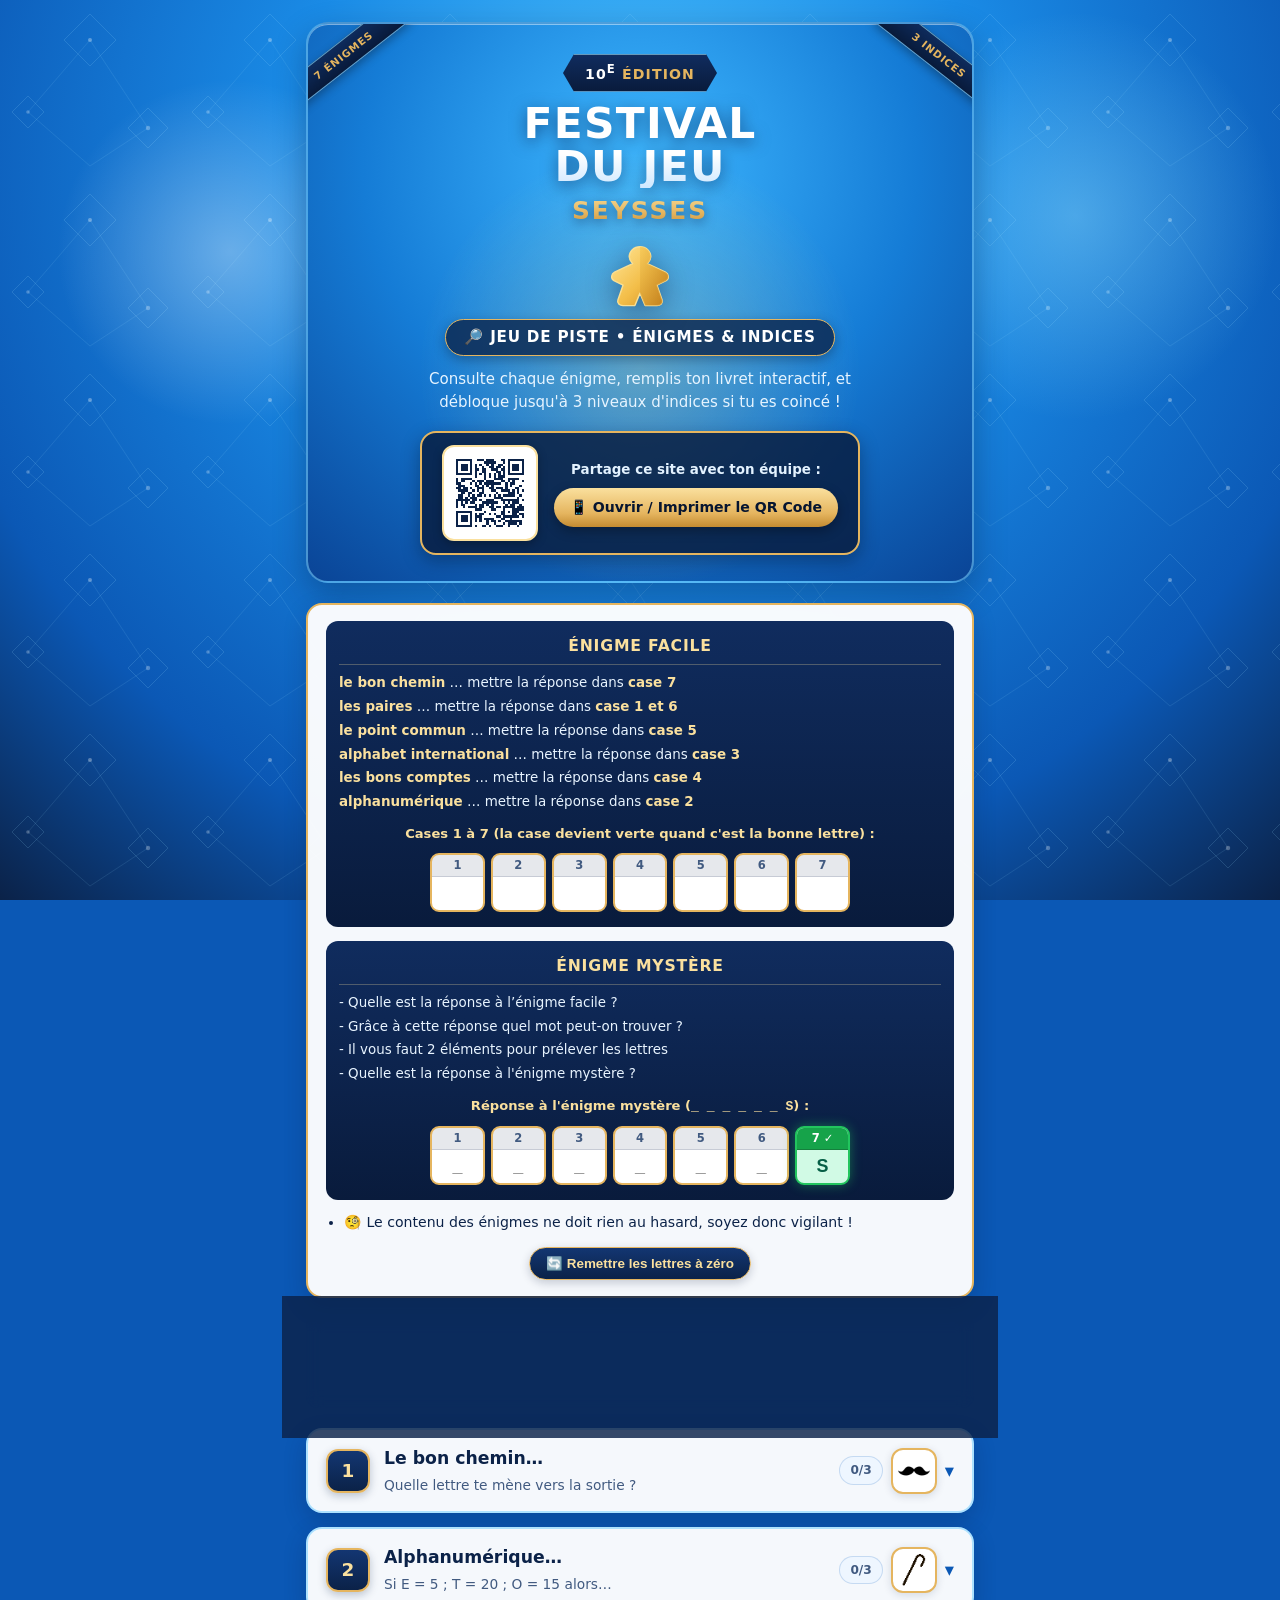
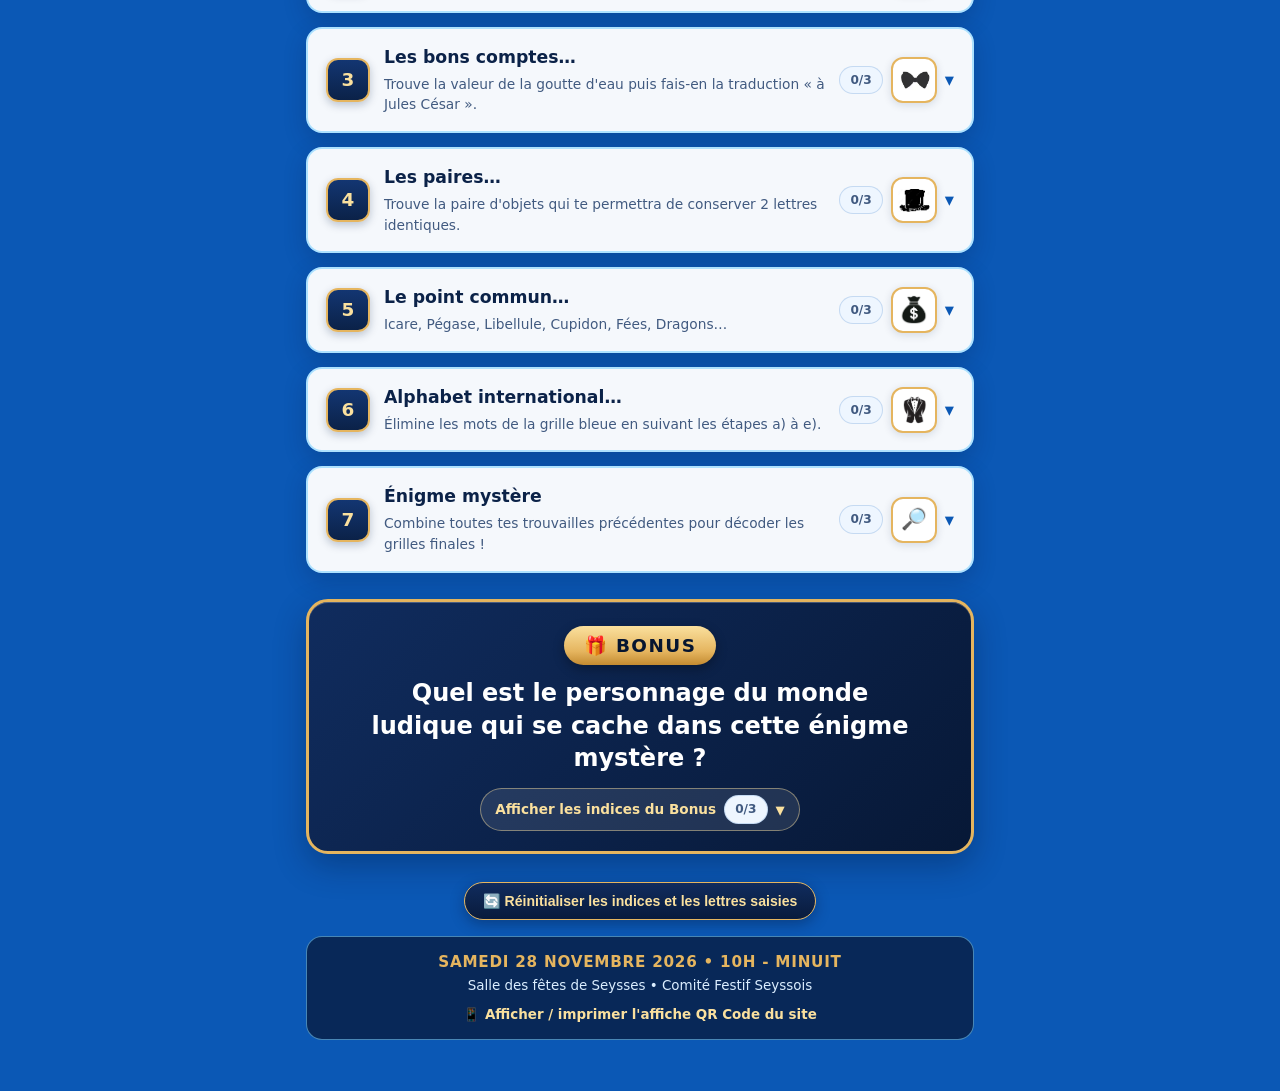
<file: index.html>
<!DOCTYPE html>
<html lang="fr">
<head>
  <meta charset="UTF-8" />
  <meta name="viewport" content="width=device-width, initial-scale=1.0" />
  <meta
    http-equiv="Content-Security-Policy"
    content="default-src 'self'; script-src 'self'; style-src 'self' 'unsafe-inline'; img-src 'self' data:; object-src 'none'; base-uri 'self'; form-action 'none';"
  />
  <meta name="referrer" content="strict-origin-when-cross-origin" />
  <title>Indices — Jeu de Piste | Festival du Jeu de Seysses 2026</title>
  <link rel="stylesheet" href="style.css?v=20261122-9" />
</head>
<body>
  <main class="container">
    <header class="hero">
      <div class="corner-ribbon left" aria-hidden="true">7 Énigmes</div>
      <div class="corner-ribbon right" aria-hidden="true">3 Indices</div>

      <div class="edition-badge">
        <span class="edition-num">10<sup>e</sup></span>
        <span class="edition-word">Édition</span>
      </div>

      <h1 class="poster-main-title">Festival<br />du Jeu</h1>
      <div class="poster-city">Seysses</div>

      <div class="meeple-wrap" aria-hidden="true">
        <svg class="meeple-svg" viewBox="0 0 120 120" xmlns="http://www.w3.org/2000/svg">
          <defs>
            <linearGradient id="meepleGoldLeft" x1="0%" y1="0%" x2="100%" y2="100%">
              <stop offset="0%" stop-color="#ffe799" />
              <stop offset="55%" stop-color="#f3be49" />
              <stop offset="100%" stop-color="#cf8b22" />
            </linearGradient>
            <linearGradient id="meepleGoldRight" x1="0%" y1="0%" x2="100%" y2="100%">
              <stop offset="0%" stop-color="#f7c852" />
              <stop offset="100%" stop-color="#b97414" />
            </linearGradient>
          </defs>
          <path
            d="M60 10 C71 10 79 18 79 28 C79 33 76 37 73 40 L105 55 C111 58 112 66 106 70 L90 78 L99 104 C101 110 96 114 90 114 L69 114 L60 92 L51 114 L30 114 C24 114 19 110 21 104 L30 78 L14 70 C8 66 9 58 15 55 L47 40 C44 37 41 33 41 28 C41 18 49 10 60 10 Z"
            fill="url(#meepleGoldLeft)"
            stroke="#f9df94"
            stroke-width="2.5"
            stroke-linejoin="round"
          />
          <path
            d="M60 10 C71 10 79 18 79 28 C79 33 76 37 73 40 L105 55 C111 58 112 66 106 70 L90 78 L99 104 C101 110 96 114 90 114 L69 114 L60 92 Z"
            fill="url(#meepleGoldRight)"
            opacity="0.72"
          />
        </svg>
      </div>

      <div class="quest-pill">🔎 Jeu de Piste • Énigmes &amp; Indices</div>
      <p class="hero-sub" id="festival-subtitle">
        Consulte chaque énigme, remplis ton livret interactif, et débloque jusqu'à 3 niveaux d'indices si tu es coincé !
      </p>

      <!-- QR Code directement visible dans l'en-tête + bouton bien visible vers la page QR Code -->
      <div class="hero-qr-box">
        <a href="qrcode.html" class="hero-qr-thumb" id="hero-qr-thumb" title="Ouvrir la page QR Code en grand"></a>
        <div class="hero-qr-info">
          <div class="hero-qr-label">Partage ce site avec ton équipe :</div>
          <a href="qrcode.html" class="hero-qr-btn">
            📱 Ouvrir / Imprimer le QR Code
          </a>
        </div>
      </div>
    </header>

    <!-- Bloc Livret complet au début : Énigme facile au-dessus de Énigme mystère -->
    <section class="booklet-panel" aria-label="Livret du jeu de piste">
      <div class="booklet-stack">
        <!-- 1. ÉNIGME FACILE -->
        <div class="easy-grid-block">
          <h2 class="booklet-col-title">Énigme facile</h2>
          <ul class="booklet-mapping-list">
            <li><strong>le bon chemin</strong> … mettre la réponse dans <strong>case 7</strong></li>
            <li><strong>les paires</strong> … mettre la réponse dans <strong>case 1 et 6</strong></li>
            <li><strong>le point commun</strong> … mettre la réponse dans <strong>case 5</strong></li>
            <li><strong>alphabet international</strong> … mettre la réponse dans <strong>case 3</strong></li>
            <li><strong>les bons comptes</strong> … mettre la réponse dans <strong>case 4</strong></li>
            <li><strong>alphanumérique</strong> … mettre la réponse dans <strong>case 2</strong></li>
          </ul>

          <div class="easy-grid-label">
            Cases 1 à 7 (la case devient verte quand c'est la bonne lettre) :
          </div>
          <div class="easy-grid" id="easy-grid" role="group" aria-label="Grille de 7 lettres de l'énigme facile"></div>
          <div class="easy-grid-complete" id="easy-grid-complete" hidden>
            ✨ Énigme facile trouvée ! Passe maintenant à l'Énigme mystère juste en dessous…
          </div>
        </div>

        <!-- 2. ÉNIGME MYSTÈRE (juste en dessous) -->
        <div class="easy-grid-block mystery-col-block">
          <h2 class="booklet-col-title">Énigme mystère</h2>
          <ul class="booklet-mapping-list">
            <li>- Quelle est la réponse à l’énigme facile ?</li>
            <li>- Grâce à cette réponse quel mot peut-on trouver ?</li>
            <li>- Il vous faut 2 éléments pour prélever les lettres</li>
            <li>- Quelle est la réponse à l'énigme mystère ?</li>
          </ul>

          <div class="easy-grid-label">
            Réponse à l'énigme mystère (<code>_ _ _ _ _ _ S</code>) :
          </div>
          <div class="easy-grid" id="mystery-grid" role="group" aria-label="Réponse de l'énigme mystère"></div>
          <div class="easy-grid-complete" id="mystery-grid-complete" hidden>
            🎉 Félicitations, tu as résolu l'Énigme mystère !
          </div>
        </div>
      </div>

      <ul class="booklet-tips-list" id="booklet-tips"></ul>

      <div class="booklet-reset-wrap">
        <button type="button" class="btn-reset-letters" id="btn-reset-letters">
          🔄 Remettre les lettres à zéro
        </button>
      </div>
    </section>

    <section class="intro-banner" aria-label="Mode d'emploi">
      <strong>Mode anti-spoiler :</strong> Touche une énigme ci-dessous pour afficher sa <strong>planche officielle</strong> (zoomable en plein écran), l'<strong>indication du livret</strong> et débloquer ses 3 niveaux d'indices dans l'ordre (<strong>1 → 2 → 3</strong>).
    </section>

    <section class="enigma-list" id="enigma-list" aria-label="Liste des 7 énigmes"></section>

    <!-- Grand encadré BONUS à la fin (indices rétractés par défaut, dépliables au clic) -->
    <section class="bonus-finale-card" id="bonus-card" aria-label="Question Bonus">
      <button type="button" class="bonus-toggle-btn" id="bonus-toggle-btn" aria-expanded="false">
        <div class="bonus-finale-badge">🎁 BONUS</div>
        <p class="bonus-finale-question" id="bonus-question">
          Quel est le personnage du monde ludique qui se cache dans cette énigme mystère ?
        </p>
        <div class="bonus-toggle-hint">
          <span id="bonus-toggle-label">Afficher les indices du Bonus</span>
          <span class="progress-pill bonus-progress-pill" id="bonus-progress-pill">0/3</span>
          <span class="chevron bonus-chevron" aria-hidden="true">▾</span>
        </div>
      </button>
      <div class="bonus-body" id="bonus-hints" hidden></div>
    </section>

    <footer class="footer-actions">
      <button type="button" class="btn-secondary" id="btn-reset-all">
        🔄 Réinitialiser les indices et les lettres saisies
      </button>

      <div class="festival-footer-box">
        <div class="festival-footer-date">Samedi 28 Novembre 2026 • 10h - Minuit</div>
        <div class="festival-footer-place">Salle des fêtes de Seysses • Comité Festif Seyssois</div>
        <div class="footer-links">
          <a href="qrcode.html">📱 Afficher / imprimer l'affiche QR Code du site</a>
        </div>
      </div>
    </footer>
  </main>

  <!-- Visionneuse plein écran zoomable pour les planches SVG des énigmes -->
  <div class="lightbox" id="svg-lightbox" hidden role="dialog" aria-modal="true" aria-label="Planche de l'énigme en grand">
    <div class="lightbox-toolbar">
      <span class="lightbox-title" id="lightbox-title"></span>
      <div class="lightbox-controls">
        <button type="button" class="lightbox-btn" id="lightbox-zoom-out" title="Dézoomer">➖</button>
        <button type="button" class="lightbox-btn" id="lightbox-zoom-reset" title="Taille normale">100%</button>
        <button type="button" class="lightbox-btn" id="lightbox-zoom-in" title="Zoomer">➕</button>
        <button type="button" class="lightbox-btn lightbox-close" id="lightbox-close" title="Fermer">✕ Fermer</button>
      </div>
    </div>
    <div class="lightbox-viewport" id="lightbox-viewport">
      <img id="lightbox-img" alt="" />
    </div>
  </div>

  <!-- Modale Prison Monopoly plein écran avec barreaux -->
  <div class="jail-modal" id="jail-modal" hidden role="dialog" aria-modal="true" aria-labelledby="jail-modal-title">
    <div class="jail-bars-overlay" aria-hidden="true">
      <div class="jail-crossbar top"></div>
      <div class="jail-bars-row">
        <span class="jail-bar"></span>
        <span class="jail-bar"></span>
        <span class="jail-bar"></span>
        <span class="jail-bar"></span>
        <span class="jail-bar"></span>
        <span class="jail-bar"></span>
        <span class="jail-bar"></span>
      </div>
      <div class="jail-crossbar bottom"></div>
    </div>

    <div class="jail-modal-card">
      <div class="jail-modal-badge">🚔 ALLEZ EN PRISON !</div>
      <h2 class="jail-modal-title" id="jail-modal-title">Pas de lettres au hasard !</h2>
      <p class="jail-modal-text">
        Tu as tenté plusieurs mauvaises lettres de suite…
      </p>
      <div class="jail-countdown-box">
        <span class="jail-countdown-label">Libération dans</span>
        <strong class="jail-countdown-time" id="jail-timer">0:30</strong>
      </div>
    </div>
  </div>

  <script src="indices.js?v=20261122-9" defer></script>
  <script src="qrcode-lib.js?v=20261122-9" defer></script>
  <script src="js/storage.js?v=20261122-9" defer></script>
  <script src="js/jail.js?v=20261122-9" defer></script>
  <script src="js/lightbox.js?v=20261122-9" defer></script>
  <script src="js/app.js?v=20261122-9" defer></script>
</body>
</html>
</file>
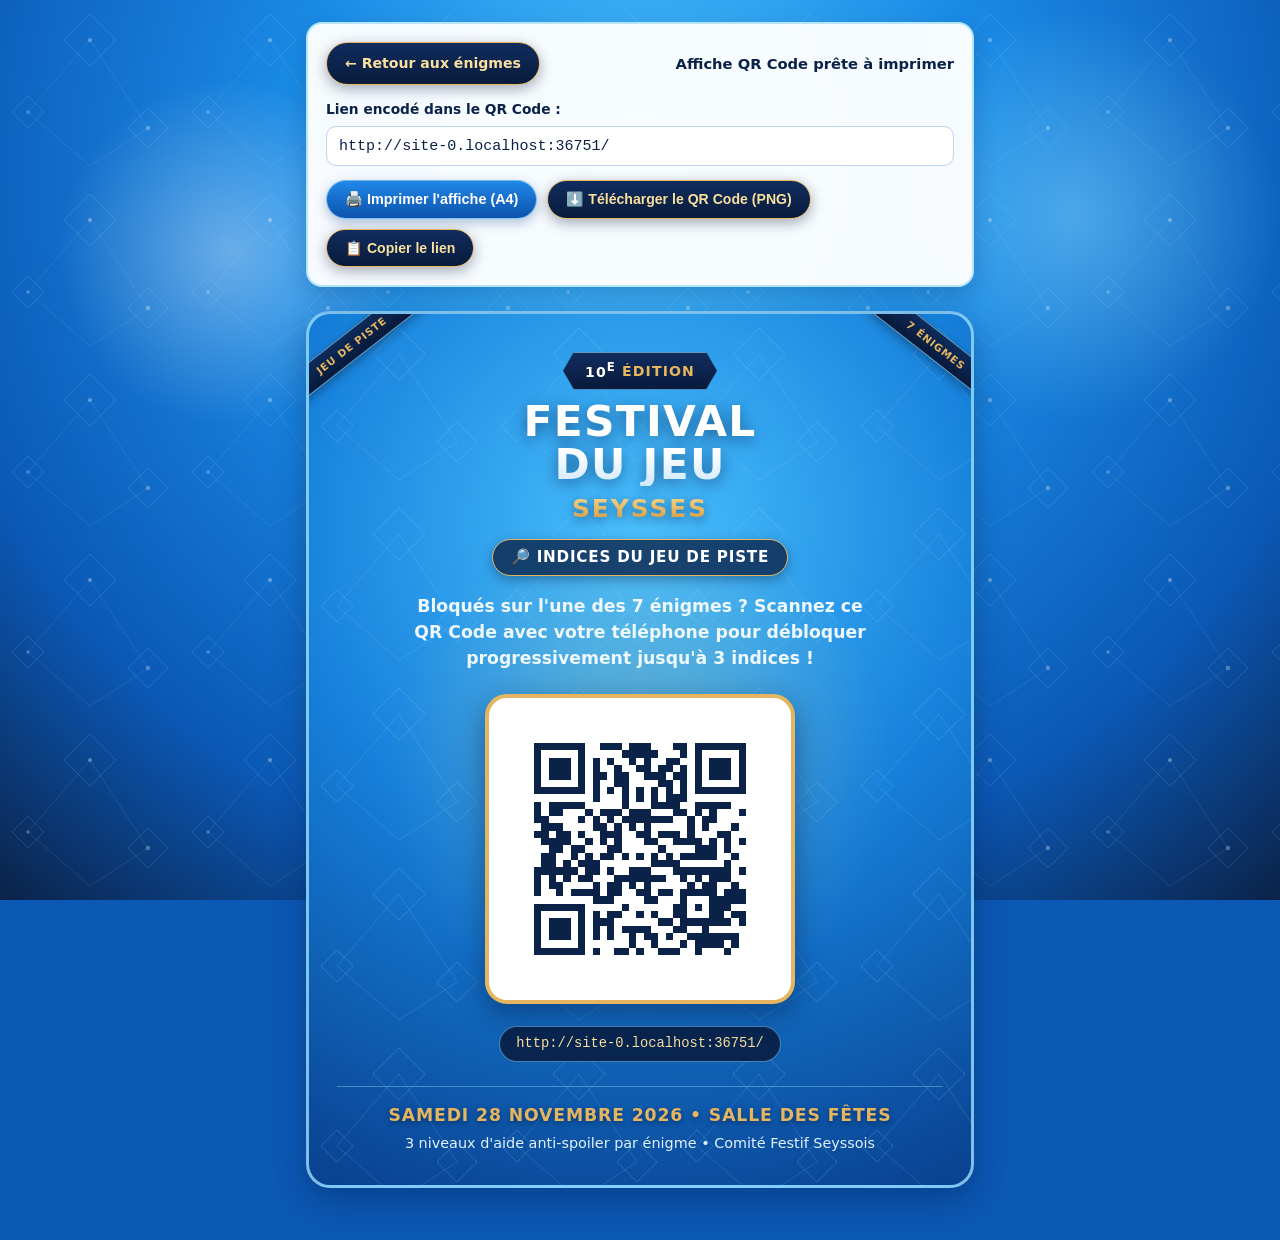
<file: qrcode.html>
<!DOCTYPE html>
<html lang="fr">
<head>
  <meta charset="UTF-8" />
  <meta name="viewport" content="width=device-width, initial-scale=1.0" />
  <meta
    http-equiv="Content-Security-Policy"
    content="default-src 'self'; script-src 'self'; style-src 'self' 'unsafe-inline'; img-src 'self' data:; object-src 'none'; base-uri 'self'; form-action 'none';"
  />
  <meta name="referrer" content="strict-origin-when-cross-origin" />
  <title>QR Code — Jeu de Piste | Festival du Jeu de Seysses 2026</title>
  <link rel="stylesheet" href="style.css?v=20261122-8" />
</head>
<body>
  <main class="container">
    <!-- Barre d'outils organisateur (masquée automatiquement à l'impression) -->
    <section class="qr-toolbar no-print" aria-label="Outils QR Code">
      <div class="qr-toolbar-top">
        <a href="index.html" class="btn-secondary">← Retour aux énigmes</a>
        <strong class="qr-toolbar-heading">Affiche QR Code prête à imprimer</strong>
      </div>

      <div class="qr-url-field">
        <label for="qr-url">Lien encodé dans le QR Code :</label>
        <input
          type="url"
          id="qr-url"
          class="qr-url-input"
          spellcheck="false"
          maxlength="200"
          placeholder="https://monpseudoestpris.github.io/JeuDePiste2026/"
        />
      </div>

      <div class="qr-buttons">
        <button type="button" class="btn-primary" id="btn-print">
          🖨️ Imprimer l'affiche (A4)
        </button>
        <button type="button" class="btn-secondary" id="btn-download-png">
          ⬇️ Télécharger le QR Code (PNG)
        </button>
        <button type="button" class="btn-secondary" id="btn-copy-url">
          📋 Copier le lien
        </button>
      </div>
    </section>

    <!-- Affiche imprimable inspirée du visuel officiel de la 10e Édition -->
    <section class="poster-sheet" aria-label="Affiche QR Code du jeu de piste">
      <div class="corner-ribbon left" aria-hidden="true">Jeu de Piste</div>
      <div class="corner-ribbon right" aria-hidden="true">7 Énigmes</div>

      <div class="edition-badge">
        <span class="edition-num">10<sup>e</sup></span>
        <span class="edition-word">Édition</span>
      </div>

      <h1 class="poster-main-title">Festival<br />du Jeu</h1>
      <div class="poster-city">Seysses</div>

      <div class="quest-pill">🔎 Indices du Jeu de Piste</div>

      <p class="poster-subtitle">
        Bloqués sur l'une des 7 énigmes ? Scannez ce QR Code avec votre téléphone pour débloquer progressivement jusqu'à 3 indices !
      </p>

      <div class="qr-frame" id="qr-container" aria-live="polite"></div>

      <div class="poster-url" id="poster-url-text"></div>

      <div class="poster-bottom-bar">
        <div class="poster-bottom-gold">Samedi 28 Novembre 2026 • Salle des fêtes</div>
        <div class="poster-bottom-sub">
          3 niveaux d'aide anti-spoiler par énigme • Comité Festif Seyssois
        </div>
      </div>
    </section>

    <canvas id="qr-export-canvas" hidden></canvas>
  </main>

  <script src="indices.js?v=20261122-8" defer></script>
  <script src="qrcode-lib.js?v=20261122-8" defer></script>
  <script src="js/storage.js?v=20261122-8" defer></script>
  <script src="js/qr-page.js?v=20261122-8" defer></script>
</body>
</html>
</file>
<file: style.css>
:root {
  --sky-light: #4cc2ff;
  --sky-mid: #1a8be6;
  --royal: #0b58b5;
  --navy: #0b2248;
  --navy-deep: #061530;

  --gold-light: #fae09e;
  --gold: #e5b55f;
  --gold-deep: #c48b31;

  --surface: rgba(255, 255, 255, 0.96);
  --surface-soft: #eef6ff;
  --ink: #0b2248;
  --ink-muted: #415a80;
  --border-cyan: rgba(125, 211, 255, 0.55);
  --border-card: rgba(15, 76, 160, 0.2);

  --lvl1-bg: #ebfbf3;
  --lvl1-border: #63cf99;
  --lvl1-badge: #116b40;

  --lvl2-bg: #fff7e6;
  --lvl2-border: #f0b85a;
  --lvl2-badge: #9e5600;

  --lvl3-bg: #fff0ee;
  --lvl3-border: #f09284;
  --lvl3-badge: #a82210;

  --radius-xl: 22px;
  --radius-lg: 16px;
  --radius-md: 12px;
  --shadow-poster: 0 12px 32px rgba(4, 20, 52, 0.32);
  --shadow-card: 0 8px 22px rgba(5, 25, 64, 0.22);
}

* {
  box-sizing: border-box;
}

html {
  min-height: 100%;
}

body {
  margin: 0;
  min-height: 100vh;
  font-family: "Montserrat", "Trebuchet MS", system-ui, -apple-system, "Segoe UI", Roboto, sans-serif;
  color: var(--ink);
  line-height: 1.5;
  -webkit-font-smoothing: antialiased;
  background-color: var(--royal);
  background-image:
    radial-gradient(circle at 18% 28%, rgba(255, 255, 255, 0.35) 0%, transparent 14%),
    radial-gradient(circle at 84% 24%, rgba(160, 232, 255, 0.38) 0%, transparent 16%),
    url("data:image/svg+xml,%3Csvg xmlns='http://www.w3.org/2000/svg' width='180' height='180' viewBox='0 0 180 180'%3E%3Cg fill='none' stroke='%239ee2ff' stroke-opacity='0.16' stroke-width='1'%3E%3Cpolygon points='90,14 116,40 90,66 64,40'/%3E%3Cpolygon points='28,96 44,112 28,128 12,112'/%3E%3Cpolygon points='148,108 168,128 148,148 128,128'/%3E%3Cpath d='M28,112 L90,40 L148,128 L90,166 Z' stroke-opacity='0.11'/%3E%3C/g%3E%3Ccircle cx='90' cy='40' r='2' fill='%23ffffff' fill-opacity='0.32'/%3E%3Ccircle cx='148' cy='128' r='2.2' fill='%23ffffff' fill-opacity='0.28'/%3E%3Ccircle cx='28' cy='112' r='1.8' fill='%23ffffff' fill-opacity='0.25'/%3E%3C/svg%3E"),
    radial-gradient(circle at 50% 18%, var(--sky-light) 0%, var(--sky-mid) 36%, var(--royal) 74%, var(--navy) 100%);
  background-attachment: fixed;
}

body.is-scroll-locked {
  overflow: hidden;
}

.container {
  max-width: 700px;
  margin: 0 auto;
  padding: 22px 16px 52px;
}

/* ==========================================================================
   EN-TÊTE INSPIRÉ DE L'AFFICHE "10e ÉDITION FESTIVAL DU JEU SEYSSES"
   ========================================================================== */
.hero {
  position: relative;
  border-radius: var(--radius-xl);
  padding: 30px 22px 24px;
  text-align: center;
  margin-bottom: 20px;
  color: #ffffff;
  background:
    radial-gradient(circle at 50% 62%, rgba(255, 224, 130, 0.28) 0%, transparent 46%),
    radial-gradient(circle at 50% 25%, #3eb7ff 0%, #157cd6 52%, #0a4496 100%);
  border: 2px solid var(--border-cyan);
  box-shadow: var(--shadow-poster), inset 0 1px 0 rgba(255, 255, 255, 0.45);
  overflow: hidden;
}

.corner-ribbon {
  position: absolute;
  top: 18px;
  background: linear-gradient(180deg, #0e2b5c 0%, #081a3a 100%);
  color: var(--gold);
  font-size: 0.64rem;
  font-weight: 800;
  letter-spacing: 0.09em;
  text-transform: uppercase;
  padding: 5px 38px;
  border-top: 1.5px solid rgba(135, 214, 255, 0.7);
  border-bottom: 1.5px solid rgba(135, 214, 255, 0.7);
  box-shadow: 0 3px 10px rgba(0, 0, 0, 0.3);
  pointer-events: none;
}

.corner-ribbon.left {
  left: -38px;
  transform: rotate(-38deg);
}

.corner-ribbon.right {
  right: -38px;
  transform: rotate(38deg);
}

@media (max-width: 480px) {
  .corner-ribbon {
    display: none;
  }
}

.edition-badge {
  display: inline-flex;
  align-items: baseline;
  gap: 6px;
  background: linear-gradient(180deg, #102c5e 0%, #091b3c 100%);
  padding: 6px 22px;
  margin-bottom: 10px;
  font-weight: 900;
  font-size: 0.88rem;
  letter-spacing: 0.08em;
  text-transform: uppercase;
  clip-path: polygon(11px 0%, calc(100% - 11px) 0%, 100% 50%, calc(100% - 11px) 100%, 11px 100%, 0% 50%);
  box-shadow: 0 4px 12px rgba(5, 18, 45, 0.45);
  border-top: 1px solid rgba(154, 222, 255, 0.65);
  border-bottom: 1px solid rgba(154, 222, 255, 0.65);
}

.edition-badge .edition-num {
  color: #ffffff;
}

.edition-badge .edition-word {
  color: var(--gold);
}

.poster-main-title {
  margin: 0;
  font-size: clamp(1.85rem, 6.5vw, 2.65rem);
  font-weight: 900;
  line-height: 1.02;
  letter-spacing: 0.03em;
  text-transform: uppercase;
  background: linear-gradient(180deg, #ffffff 0%, #ffffff 60%, #cfe8ff 100%);
  -webkit-background-clip: text;
  background-clip: text;
  color: transparent;
  filter: drop-shadow(0 4px 8px rgba(6, 26, 68, 0.55));
}

.poster-city {
  margin: 4px 0 12px;
  font-size: clamp(1.2rem, 4.3vw, 1.55rem);
  font-weight: 900;
  letter-spacing: 0.08em;
  text-transform: uppercase;
  background: linear-gradient(180deg, var(--gold-light) 0%, var(--gold) 55%, var(--gold-deep) 100%);
  -webkit-background-clip: text;
  background-clip: text;
  color: transparent;
  filter: drop-shadow(0 3px 6px rgba(6, 24, 62, 0.55));
}

.meeple-wrap {
  display: flex;
  justify-content: center;
  align-items: center;
  margin: 4px 0 10px;
}

.meeple-svg {
  width: 68px;
  height: 68px;
  filter: drop-shadow(0 6px 14px rgba(8, 30, 74, 0.45));
}

.quest-pill {
  display: inline-block;
  background: rgba(11, 34, 72, 0.78);
  border: 1.5px solid var(--gold);
  color: #ffffff;
  font-weight: 800;
  font-size: 0.95rem;
  letter-spacing: 0.05em;
  text-transform: uppercase;
  padding: 6px 18px;
  border-radius: 999px;
  margin-bottom: 8px;
  box-shadow: 0 4px 12px rgba(6, 21, 48, 0.35);
}

.hero-sub {
  margin: 4px auto 0;
  max-width: 480px;
  color: #e6f4ff;
  font-size: 0.94rem;
  font-weight: 500;
}

.hero-qr-box {
  margin: 18px auto 2px;
  max-width: 440px;
  padding: 12px 16px;
  border-radius: var(--radius-lg);
  background: rgba(8, 27, 62, 0.82);
  border: 2px solid var(--gold);
  box-shadow: 0 6px 18px rgba(4, 18, 46, 0.38);
  display: flex;
  align-items: center;
  justify-content: center;
  gap: 16px;
  flex-wrap: wrap;
}

.hero-qr-thumb {
  flex-shrink: 0;
  width: 96px;
  height: 96px;
  padding: 5px;
  border-radius: 12px;
  background: #ffffff;
  border: 2px solid var(--gold-light);
  display: block;
  box-shadow: 0 3px 10px rgba(0, 0, 0, 0.28);
  transition: transform 0.15s ease;
}

.hero-qr-thumb:hover {
  transform: scale(1.05);
}

.hero-qr-thumb svg {
  display: block;
  width: 100%;
  height: 100%;
}

.hero-qr-info {
  display: flex;
  flex-direction: column;
  align-items: center;
  gap: 8px;
}

.hero-qr-label {
  font-size: 0.84rem;
  font-weight: 700;
  color: #e3f2ff;
}

.hero-qr-btn {
  display: inline-flex;
  align-items: center;
  gap: 7px;
  padding: 9px 16px;
  border-radius: 999px;
  background: linear-gradient(180deg, var(--gold-light) 0%, var(--gold) 65%, var(--gold-deep) 100%);
  color: var(--navy-deep);
  font-size: 0.88rem;
  font-weight: 900;
  text-decoration: none;
  box-shadow: 0 4px 12px rgba(0, 0, 0, 0.3);
  transition: filter 0.15s ease, transform 0.12s ease;
}

.hero-qr-btn:hover {
  filter: brightness(1.07);
  transform: translateY(-1px);
}

/* ==========================================================================
   PANNEAU LIVRET (ÉNIGME FACILE + ÉNIGME MYSTÈRE)
   ========================================================================== */
.booklet-panel {
  position: relative;
  overflow: hidden;
  background: var(--surface);
  border: 2px solid var(--gold);
  border-radius: var(--radius-lg);
  padding: 16px 18px;
  margin-bottom: 16px;
  box-shadow: var(--shadow-card);
}

.booklet-tips-list {
  margin: 12px 0 0;
  padding-left: 18px;
  color: var(--ink);
  font-size: 0.88rem;
}

.booklet-tips-list li + li {
  margin-top: 4px;
}

.booklet-reset-wrap {
  margin-top: 14px;
  text-align: center;
}

.btn-reset-letters {
  background: linear-gradient(180deg, #133672 0%, var(--navy) 100%);
  color: var(--gold-light);
  border: 1.5px solid var(--gold);
  border-radius: 999px;
  padding: 8px 16px;
  font-size: 0.84rem;
  font-weight: 800;
  cursor: pointer;
  display: inline-flex;
  align-items: center;
  gap: 6px;
  box-shadow: 0 3px 10px rgba(6, 20, 48, 0.2);
  transition: filter 0.15s ease, transform 0.1s ease;
}

.btn-reset-letters:hover {
  filter: brightness(1.12);
}

.btn-reset-letters:active {
  transform: scale(0.98);
}

.booklet-stack {
  display: flex;
  flex-direction: column;
  gap: 14px;
}

.booklet-col-title {
  margin: 0 0 8px;
  font-size: 0.98rem;
  font-weight: 900;
  text-transform: uppercase;
  letter-spacing: 0.05em;
  color: var(--gold-light);
  text-align: center;
  border-bottom: 1px solid rgba(250, 224, 158, 0.28);
  padding-bottom: 6px;
}

.booklet-mapping-list {
  list-style: none;
  margin: 0 0 12px;
  padding: 0;
  font-size: 0.84rem;
  line-height: 1.48;
  color: #e8f4ff;
}

.booklet-mapping-list li + li {
  margin-top: 4px;
}

.booklet-mapping-list strong {
  color: var(--gold-light);
}

.easy-grid-block {
  background: linear-gradient(180deg, #102c5e 0%, #091b3c 100%);
  border-radius: var(--radius-md);
  padding: 13px 13px 15px;
  color: #ffffff;
  display: flex;
  flex-direction: column;
  justify-content: space-between;
}

.easy-grid-label {
  font-size: 0.82rem;
  font-weight: 700;
  color: var(--gold-light);
  text-align: center;
  margin-bottom: 9px;
}

.easy-grid {
  display: grid;
  grid-template-columns: repeat(7, 1fr);
  gap: 6px;
  max-width: 420px;
  margin: 0 auto;
}

.easy-cell {
  background: #ffffff;
  border: 2px solid var(--gold);
  border-radius: 9px;
  overflow: hidden;
  display: flex;
  flex-direction: column;
  transition: background-color 0.18s ease, border-color 0.18s ease, box-shadow 0.18s ease;
}

.easy-cell-num {
  background: rgba(11, 34, 72, 0.1);
  color: var(--ink-muted);
  font-size: 0.72rem;
  font-weight: 800;
  text-align: center;
  padding: 2px 0;
  border-bottom: 1px solid rgba(11, 34, 72, 0.14);
  transition: background-color 0.18s ease, color 0.18s ease;
}

.easy-cell-input {
  width: 100%;
  border: none;
  background: transparent;
  text-align: center;
  font-size: 1.12rem;
  font-weight: 900;
  color: var(--navy);
  padding: 6px 0;
  text-transform: uppercase;
}

.easy-cell-input:focus {
  outline: none;
  background: rgba(255, 248, 227, 0.7);
}

.easy-cell.is-wrong {
  background: #fff1f2;
  border-color: #fb7185;
}

.easy-cell.is-wrong .easy-cell-input {
  color: #9f1239;
}

.easy-cell.is-jailed {
  background: repeating-linear-gradient(
    90deg,
    #e2e8f0,
    #e2e8f0 6px,
    #cbd5e1 6px,
    #cbd5e1 9px
  );
  border-color: #64748b;
  opacity: 0.85;
}

.easy-cell.is-jailed .easy-cell-num {
  background: #475569;
  color: #f8fafc;
}

.easy-cell.is-jailed .easy-cell-input {
  color: #475569;
  cursor: not-allowed;
}

.easy-cell.is-correct {
  background: #d1fae5;
  border-color: #22c55e;
  box-shadow: 0 0 12px rgba(34, 197, 94, 0.45);
}

.easy-cell.is-correct .easy-cell-num {
  background: #16a34a;
  color: #ffffff;
  border-bottom-color: #15803d;
}

.easy-cell.is-correct .easy-cell-input {
  color: #065f46;
}

.easy-cell.is-correct .easy-cell-input:focus {
  background: rgba(187, 247, 208, 0.65);
}

.easy-grid-complete {
  margin-top: 10px;
  padding: 8px 12px;
  border-radius: 8px;
  background: rgba(22, 163, 74, 0.24);
  border: 1px solid #4ade80;
  color: #dcfce7;
  font-size: 0.85rem;
  font-weight: 700;
  text-align: center;
}

/* ==========================================================================
   MODALE PRISON MONOPOLY PLEIN ÉCRAN AVEC BARREAUX MÉTALLIQUES
   ========================================================================== */
.jail-modal {
  position: fixed;
  inset: 0;
  z-index: 1500;
  background: rgba(5, 14, 32, 0.86);
  backdrop-filter: blur(5px);
  display: flex;
  align-items: center;
  justify-content: center;
  padding: 20px;
  overflow: hidden;
}

.jail-modal[hidden] {
  display: none !important;
}

.jail-bars-overlay {
  position: absolute;
  inset: 0;
  pointer-events: none;
  z-index: 2;
  display: flex;
  flex-direction: column;
  justify-content: space-between;
  animation: slamBars 0.32s cubic-bezier(0.22, 1, 0.36, 1);
}

@keyframes slamBars {
  from { transform: translateY(-100%); }
  to { transform: translateY(0); }
}

.jail-crossbar {
  height: 26px;
  width: 100%;
  background: linear-gradient(180deg, #64748b 0%, #334155 45%, #0f172a 100%);
  border-top: 2px solid #94a3b8;
  border-bottom: 2px solid #020617;
  box-shadow: 0 6px 16px rgba(0, 0, 0, 0.55);
}

.jail-crossbar.top {
  margin-top: 8vh;
}

.jail-crossbar.bottom {
  margin-bottom: 8vh;
}

.jail-bars-row {
  position: absolute;
  inset: 0;
  display: flex;
  justify-content: space-evenly;
  align-items: stretch;
  padding: 0 4vw;
}

.jail-bar {
  width: clamp(12px, 2.8vw, 20px);
  height: 100%;
  background: linear-gradient(
    90deg,
    #0f172a 0%,
    #475569 24%,
    #e2e8f0 46%,
    #94a3b8 62%,
    #1e293b 88%,
    #020617 100%
  );
  box-shadow: 4px 0 12px rgba(0, 0, 0, 0.55), -2px 0 6px rgba(0, 0, 0, 0.35);
}

.jail-modal-card {
  position: relative;
  z-index: 3;
  max-width: 420px;
  width: 100%;
  padding: 26px 22px;
  border-radius: 22px;
  background: linear-gradient(160deg, #10254c 0%, #071329 100%);
  border: 3px solid #f97316;
  box-shadow: 0 18px 48px rgba(0, 0, 0, 0.75);
  text-align: center;
  color: #ffffff;
}

.jail-modal-badge {
  display: inline-block;
  padding: 6px 18px;
  margin-bottom: 12px;
  border-radius: 999px;
  background: linear-gradient(180deg, #fb923c 0%, #ea580c 100%);
  color: #ffffff;
  font-size: 0.96rem;
  font-weight: 900;
  letter-spacing: 0.07em;
  text-transform: uppercase;
  box-shadow: 0 4px 12px rgba(234, 88, 12, 0.45);
}

.jail-modal-title {
  margin: 0 0 8px;
  font-size: 1.45rem;
  font-weight: 900;
  color: var(--gold-light);
}

.jail-modal-text {
  margin: 0 0 18px;
  font-size: 0.95rem;
  line-height: 1.45;
  color: #e2e8f0;
}

.jail-countdown-box {
  display: inline-flex;
  flex-direction: column;
  align-items: center;
  padding: 10px 26px;
  border-radius: 14px;
  background: rgba(0, 0, 0, 0.48);
  border: 2px solid var(--gold);
}

.jail-countdown-label {
  font-size: 0.76rem;
  font-weight: 700;
  text-transform: uppercase;
  letter-spacing: 0.06em;
  color: #cbd5e1;
}

.jail-countdown-time {
  font-family: ui-monospace, SFMono-Regular, Menlo, Monaco, Consolas, monospace;
  font-size: 2.1rem;
  font-weight: 900;
  line-height: 1.15;
  color: #fde047;
}

/* ==========================================================================
   PLANCHE SVG & VISIONNEUSE PLEIN ÉCRAN (LIGHTBOX)
   ========================================================================== */
.enigma-sheet-wrap {
  margin-top: 14px;
  background: #ffffff;
  border: 2px solid var(--gold);
  border-radius: var(--radius-md);
  overflow: hidden;
  box-shadow: 0 4px 14px rgba(8, 28, 66, 0.14);
}

.enigma-sheet-bar {
  display: flex;
  align-items: center;
  justify-content: space-between;
  gap: 10px;
  padding: 8px 12px;
  background: linear-gradient(180deg, #12346e 0%, var(--navy) 100%);
  color: #ffffff;
}

.enigma-sheet-label {
  font-size: 0.8rem;
  font-weight: 800;
  color: var(--gold-light);
  letter-spacing: 0.03em;
}

.btn-zoom-sheet {
  background: rgba(255, 255, 255, 0.14);
  border: 1px solid var(--border-cyan);
  color: #ffffff;
  font-size: 0.78rem;
  font-weight: 700;
  padding: 5px 10px;
  border-radius: 999px;
  cursor: pointer;
}

.btn-zoom-sheet:hover {
  background: rgba(255, 255, 255, 0.25);
}

.enigma-sheet-preview {
  display: block;
  width: 100%;
  padding: 8px;
  border: none;
  background: #ffffff;
  cursor: zoom-in;
}

.enigma-sheet-preview img {
  display: block;
  width: 100%;
  max-height: 540px;
  object-fit: contain;
  margin: 0 auto;
  border-radius: 6px;
}

.lightbox {
  position: fixed;
  inset: 0;
  z-index: 1000;
  background: rgba(5, 16, 38, 0.92);
  backdrop-filter: blur(6px);
  display: flex;
  flex-direction: column;
}

.lightbox[hidden] {
  display: none !important;
}

.lightbox-toolbar {
  display: flex;
  align-items: center;
  justify-content: space-between;
  gap: 10px;
  flex-wrap: wrap;
  padding: 12px 16px;
  background: var(--navy-deep);
  border-bottom: 1.5px solid var(--gold);
  color: #ffffff;
}

.lightbox-title {
  font-size: 0.92rem;
  font-weight: 800;
  color: var(--gold-light);
}

.lightbox-controls {
  display: flex;
  align-items: center;
  gap: 6px;
}

.lightbox-btn {
  min-height: 36px;
  padding: 6px 11px;
  border-radius: 8px;
  border: 1px solid var(--border-cyan);
  background: rgba(255, 255, 255, 0.12);
  color: #ffffff;
  font-size: 0.84rem;
  font-weight: 700;
  cursor: pointer;
}

.lightbox-btn:hover {
  background: rgba(255, 255, 255, 0.24);
}

.lightbox-close {
  background: linear-gradient(180deg, var(--gold) 0%, var(--gold-deep) 100%);
  border-color: var(--gold-light);
  color: var(--navy-deep);
}

.lightbox-viewport {
  flex: 1;
  overflow: auto;
  padding: 16px;
  text-align: center;
  -webkit-overflow-scrolling: touch;
}

.lightbox-viewport img {
  display: inline-block;
  width: 100%;
  max-width: none;
  height: auto;
  background: #ffffff;
  border-radius: 10px;
  box-shadow: 0 12px 36px rgba(0, 0, 0, 0.5);
  transition: width 0.15s ease;
}

/* ==========================================================================
   CARTES DES 7 ÉNIGMES, AIDE DU LIVRET & INDICES
   ========================================================================== */
.enigma-booklet-box {
  margin-top: 14px;
  padding: 12px 14px;
  border-radius: var(--radius-md);
  background: linear-gradient(180deg, #0f2c5d 0%, #091c3e 100%);
  border: 1.5px solid var(--gold);
  color: #eef7ff;
  box-shadow: 0 4px 12px rgba(6, 20, 48, 0.2);
}

.enigma-booklet-title {
  font-size: 0.8rem;
  font-weight: 900;
  text-transform: uppercase;
  letter-spacing: 0.05em;
  color: var(--gold-light);
  margin-bottom: 6px;
}

.enigma-booklet-list {
  margin: 0;
  padding-left: 18px;
  font-size: 0.9rem;
  line-height: 1.45;
}

.enigma-booklet-list li + li {
  margin-top: 4px;
}

.intro-banner {
  background: rgba(11, 34, 72, 0.82);
  backdrop-filter: blur(8px);
  border: 1px solid var(--border-cyan);
  border-left: 5px solid var(--gold);
  border-radius: var(--radius-md);
  padding: 13px 16px;
  margin-bottom: 20px;
  font-size: 0.91rem;
  color: #e3f2ff;
  box-shadow: 0 6px 16px rgba(5, 22, 56, 0.25);
}

.intro-banner strong {
  color: var(--gold-light);
}

.enigma-list {
  display: flex;
  flex-direction: column;
  gap: 14px;
}

.enigma-card {
  background: var(--surface);
  border: 2px solid rgba(135, 214, 255, 0.65);
  border-radius: var(--radius-lg);
  box-shadow: var(--shadow-card);
  overflow: hidden;
  transition: transform 0.16s ease, border-color 0.2s ease, box-shadow 0.2s ease;
}

.enigma-card:hover {
  border-color: var(--gold);
}

.enigma-card.is-open {
  border-color: var(--gold);
  box-shadow: 0 10px 28px rgba(4, 18, 46, 0.38);
}

.enigma-header {
  width: 100%;
  background: none;
  border: none;
  padding: 16px 18px;
  display: flex;
  align-items: center;
  gap: 14px;
  text-align: left;
  cursor: pointer;
  color: inherit;
  font: inherit;
}

.enigma-header:hover {
  background-color: rgba(26, 139, 230, 0.05);
}

.enigma-header:focus-visible {
  outline: 3px solid var(--gold);
  outline-offset: -3px;
}

.enigma-num {
  flex-shrink: 0;
  width: 44px;
  height: 44px;
  border-radius: 12px;
  background: linear-gradient(180deg, #133672 0%, var(--navy) 100%);
  border: 2px solid var(--gold);
  display: flex;
  align-items: center;
  justify-content: center;
  font-weight: 900;
  font-size: 1.15rem;
  color: var(--gold-light);
  box-shadow: 0 3px 8px rgba(11, 34, 72, 0.25);
}

.enigma-card.is-open .enigma-num {
  background: linear-gradient(180deg, var(--gold-light) 0%, var(--gold) 65%, var(--gold-deep) 100%);
  border-color: var(--navy);
  color: var(--navy);
}

.enigma-title-group {
  flex: 1;
  min-width: 0;
}

.enigma-title {
  margin: 0;
  font-size: 1.08rem;
  font-weight: 800;
  color: var(--navy);
}

.enigma-desc {
  margin: 3px 0 0;
  font-size: 0.86rem;
  color: var(--ink-muted);
}

.enigma-meta {
  display: flex;
  align-items: center;
  gap: 8px;
  flex-shrink: 0;
}

.monopoly-symbol-badge {
  width: 46px;
  height: 46px;
  border-radius: 12px;
  background: #ffffff;
  border: 2px solid var(--gold);
  box-shadow: 0 2px 8px rgba(11, 34, 72, 0.14);
  display: flex;
  align-items: center;
  justify-content: center;
  padding: 5px;
  font-size: 1.3rem;
}

.monopoly-symbol-badge img {
  max-width: 100%;
  max-height: 100%;
  object-fit: contain;
  display: block;
}

.progress-pill {
  font-size: 0.76rem;
  font-weight: 800;
  padding: 4px 10px;
  border-radius: 999px;
  background: var(--surface-soft);
  color: var(--ink-muted);
  border: 1px solid rgba(11, 88, 181, 0.18);
}

.progress-pill.has-progress {
  background: var(--navy);
  color: var(--gold-light);
  border-color: var(--gold);
}

.chevron {
  font-size: 1.15rem;
  color: var(--royal);
  transition: transform 0.2s ease;
}

.enigma-card.is-open .chevron {
  transform: rotate(180deg);
  color: var(--gold-deep);
}

.enigma-body {
  display: none;
  padding: 4px 18px 18px;
  border-top: 1px dashed rgba(11, 88, 181, 0.24);
  background: linear-gradient(180deg, rgba(238, 246, 255, 0.55) 0%, rgba(255, 255, 255, 0.9) 100%);
}

.enigma-card.is-open .enigma-body {
  display: block;
}

.hints-stack {
  display: flex;
  flex-direction: column;
  gap: 12px;
  margin-top: 14px;
}

.hint-slot {
  border-radius: var(--radius-md);
  border: 1px solid var(--border-card);
  background: #f4f9ff;
  padding: 12px 14px;
  transition: all 0.2s ease;
}

.hint-slot.revealed.level-1 {
  background: var(--lvl1-bg);
  border-color: var(--lvl1-border);
}

.hint-slot.revealed.level-2 {
  background: var(--lvl2-bg);
  border-color: var(--lvl2-border);
}

.hint-slot.revealed.level-3 {
  background: var(--lvl3-bg);
  border-color: var(--lvl3-border);
}

.hint-top {
  display: flex;
  align-items: center;
  justify-content: space-between;
  gap: 10px;
  flex-wrap: wrap;
}

.level-badge {
  font-size: 0.76rem;
  font-weight: 800;
  text-transform: uppercase;
  letter-spacing: 0.04em;
  padding: 4px 9px;
  border-radius: 6px;
}

.level-1 .level-badge {
  background: rgba(17, 107, 64, 0.13);
  color: var(--lvl1-badge);
}

.level-2 .level-badge {
  background: rgba(158, 86, 0, 0.14);
  color: var(--lvl2-badge);
}

.level-3 .level-badge {
  background: rgba(168, 34, 16, 0.13);
  color: var(--lvl3-badge);
}

.btn-reveal {
  min-height: 42px;
  padding: 8px 15px;
  border-radius: 10px;
  border: 1px solid rgba(165, 226, 255, 0.65);
  font-weight: 800;
  font-size: 0.88rem;
  cursor: pointer;
  background: linear-gradient(180deg, #2188e8 0%, #0c52ac 100%);
  color: #ffffff;
  box-shadow: 0 3px 10px rgba(11, 56, 130, 0.28);
  transition: filter 0.15s ease, transform 0.1s ease;
}

.btn-reveal:hover:not(:disabled) {
  filter: brightness(1.08);
}

.btn-reveal:active:not(:disabled) {
  transform: scale(0.98);
}

.btn-reveal:disabled {
  background: #dce6f2;
  border-color: #c7d5e8;
  color: #6f829c;
  box-shadow: none;
  cursor: not-allowed;
}

.btn-hide-hint {
  background: rgba(255, 255, 255, 0.75);
  border: 1px solid rgba(11, 34, 72, 0.22);
  color: var(--ink-muted);
  font-size: 0.78rem;
  font-weight: 700;
  padding: 5px 10px;
  border-radius: 8px;
  cursor: pointer;
}

.btn-hide-hint:hover {
  background: #ffffff;
  color: var(--navy);
}

.hint-text {
  margin: 10px 0 2px;
  font-size: 0.96rem;
  font-weight: 500;
  color: var(--navy);
  animation: fadeIn 0.22s ease;
}

@keyframes fadeIn {
  from { opacity: 0; transform: translateY(-3px); }
  to { opacity: 1; transform: translateY(0); }
}

/* ==========================================================================
   GRAND BLOC BONUS & PIED DE PAGE
   ========================================================================== */
.bonus-finale-card {
  margin-top: 26px;
  border-radius: var(--radius-xl);
  background: linear-gradient(135deg, #102c5e 0%, #071836 100%);
  border: 3px solid var(--gold);
  box-shadow: var(--shadow-poster), inset 0 1px 0 rgba(255, 255, 255, 0.25);
  text-align: center;
  color: #ffffff;
  overflow: hidden;
}

.bonus-toggle-btn {
  width: 100%;
  padding: 24px 22px 20px;
  background: none;
  border: none;
  color: inherit;
  font: inherit;
  text-align: center;
  cursor: pointer;
  display: block;
}

.bonus-toggle-btn:hover {
  background: rgba(255, 255, 255, 0.04);
}

.bonus-toggle-btn:focus-visible {
  outline: 3px solid var(--gold-light);
  outline-offset: -4px;
}

.bonus-finale-badge {
  display: inline-block;
  padding: 6px 20px;
  margin-bottom: 12px;
  border-radius: 999px;
  background: linear-gradient(180deg, var(--gold-light) 0%, var(--gold) 65%, var(--gold-deep) 100%);
  color: var(--navy-deep);
  font-size: 1.15rem;
  font-weight: 900;
  letter-spacing: 0.08em;
  text-transform: uppercase;
  box-shadow: 0 4px 12px rgba(0, 0, 0, 0.3);
}

.bonus-finale-question {
  margin: 0 auto;
  max-width: 540px;
  font-size: clamp(1.2rem, 4.2vw, 1.5rem);
  font-weight: 800;
  line-height: 1.35;
  color: #ffffff;
}

.bonus-toggle-hint {
  margin-top: 14px;
  display: inline-flex;
  align-items: center;
  gap: 8px;
  padding: 6px 14px;
  border-radius: 999px;
  background: rgba(255, 255, 255, 0.1);
  border: 1px solid rgba(250, 224, 158, 0.45);
  font-size: 0.85rem;
  font-weight: 700;
  color: var(--gold-light);
}

.bonus-chevron {
  color: var(--gold-light);
}

.bonus-finale-card.is-open .bonus-chevron {
  transform: rotate(180deg);
}

.bonus-body {
  padding: 0 22px 22px;
  border-top: 1px dashed rgba(250, 224, 158, 0.3);
}

.bonus-body[hidden] {
  display: none !important;
}

.bonus-hints-stack {
  margin-top: 16px;
  text-align: left;
}

.footer-actions {
  margin-top: 28px;
  text-align: center;
  display: flex;
  flex-direction: column;
  align-items: center;
  gap: 16px;
}

.btn-secondary {
  background: linear-gradient(180deg, #102c5e 0%, #091b3c 100%);
  color: var(--gold-light);
  border: 1.5px solid var(--gold);
  border-radius: 999px;
  padding: 10px 18px;
  font-size: 0.88rem;
  font-weight: 700;
  cursor: pointer;
  text-decoration: none;
  display: inline-flex;
  align-items: center;
  gap: 8px;
  box-shadow: 0 4px 14px rgba(5, 18, 45, 0.35);
  transition: transform 0.12s ease, filter 0.15s ease;
}

.btn-secondary:hover {
  filter: brightness(1.12);
}

.festival-footer-box {
  width: 100%;
  background: rgba(8, 27, 62, 0.78);
  border: 1px solid var(--border-cyan);
  border-radius: var(--radius-lg);
  padding: 14px 16px;
  color: #ffffff;
  text-align: center;
}

.festival-footer-date {
  color: var(--gold);
  font-weight: 900;
  font-size: 0.95rem;
  letter-spacing: 0.05em;
  text-transform: uppercase;
}

.festival-footer-place {
  font-size: 0.84rem;
  color: #dbeeff;
  margin-top: 3px;
}

.footer-links {
  margin-top: 8px;
  font-size: 0.84rem;
}

.footer-links a {
  color: var(--gold-light);
  text-decoration: none;
  font-weight: 700;
}

.footer-links a:hover {
  text-decoration: underline;
}

/* ==========================================================================
   PAGE QR CODE & AFFICHE A4 IMPRIMABLE
   ========================================================================== */
.qr-toolbar {
  background: var(--surface);
  border: 2px solid var(--border-cyan);
  border-radius: var(--radius-lg);
  padding: 18px;
  margin-bottom: 24px;
  box-shadow: var(--shadow-card);
}

.qr-toolbar-top {
  display: flex;
  justify-content: space-between;
  align-items: center;
  gap: 12px;
  flex-wrap: wrap;
  margin-bottom: 14px;
}

.qr-toolbar-heading {
  font-size: 0.92rem;
  color: var(--navy);
}

.qr-url-field {
  display: flex;
  flex-direction: column;
  gap: 6px;
  margin-bottom: 14px;
}

.qr-url-field label {
  font-size: 0.86rem;
  font-weight: 800;
  color: var(--navy);
}

.qr-url-input {
  width: 100%;
  padding: 10px 12px;
  font-size: 0.94rem;
  border: 1.5px solid #b9d4f2;
  border-radius: 10px;
  color: var(--navy);
  font-family: ui-monospace, SFMono-Regular, Menlo, Monaco, Consolas, monospace;
}

.qr-buttons {
  display: flex;
  flex-wrap: wrap;
  gap: 10px;
}

.btn-primary {
  background: linear-gradient(180deg, #2188e8 0%, #0c52ac 100%);
  color: #ffffff;
  border: 1px solid rgba(165, 226, 255, 0.7);
  border-radius: 999px;
  padding: 10px 18px;
  font-size: 0.9rem;
  font-weight: 800;
  cursor: pointer;
  display: inline-flex;
  align-items: center;
  gap: 8px;
  box-shadow: 0 4px 12px rgba(11, 56, 130, 0.3);
}

.btn-primary:hover {
  filter: brightness(1.08);
}

.btn-secondary:disabled {
  opacity: 0.55;
  cursor: not-allowed;
}

.qr-error-msg {
  margin: 12px 0;
  color: #a82210;
  font-size: 0.9rem;
  font-weight: 700;
}

.poster-sheet {
  position: relative;
  overflow: hidden;
  border-radius: 24px;
  padding: 38px 28px 30px;
  text-align: center;
  color: #ffffff;
  background:
    radial-gradient(circle at 50% 52%, rgba(255, 214, 112, 0.25) 0%, transparent 45%),
    url("data:image/svg+xml,%3Csvg xmlns='http://www.w3.org/2000/svg' width='180' height='180' viewBox='0 0 180 180'%3E%3Cg fill='none' stroke='%239ee2ff' stroke-opacity='0.2' stroke-width='1'%3E%3Cpolygon points='90,14 116,40 90,66 64,40'/%3E%3Cpolygon points='28,96 44,112 28,128 12,112'/%3E%3Cpolygon points='148,108 168,128 148,148 128,128'/%3E%3Cpath d='M28,112 L90,40 L148,128 L90,166 Z' stroke-opacity='0.14'/%3E%3C/g%3E%3C/svg%3E"),
    radial-gradient(circle at 50% 24%, #49c0ff 0%, #1680db 48%, #09408e 100%);
  border: 3px solid rgba(154, 222, 255, 0.8);
  box-shadow: var(--shadow-poster);
  -webkit-print-color-adjust: exact;
  print-color-adjust: exact;
}

.poster-subtitle {
  margin: 10px auto 22px;
  max-width: 470px;
  font-size: 1.08rem;
  font-weight: 600;
  color: #eef8ff;
}

.qr-frame {
  position: relative;
  width: min(310px, 76vw);
  margin: 0 auto 18px;
  padding: 16px;
  border: 4px solid var(--gold);
  border-radius: 22px;
  background: #ffffff;
  box-shadow: 0 10px 28px rgba(5, 22, 58, 0.42);
}

.qr-frame svg {
  display: block;
  width: 100%;
  height: auto;
}

.poster-url {
  display: inline-block;
  margin-top: 4px;
  padding: 7px 16px;
  border-radius: 999px;
  background: rgba(8, 27, 62, 0.85);
  border: 1px solid var(--border-cyan);
  font-family: ui-monospace, SFMono-Regular, Menlo, Monaco, Consolas, monospace;
  font-size: 0.86rem;
  color: var(--gold-light);
  word-break: break-all;
}

.poster-bottom-bar {
  margin-top: 24px;
  padding-top: 16px;
  border-top: 1px solid rgba(154, 222, 255, 0.4);
}

.poster-bottom-gold {
  font-size: 1.08rem;
  font-weight: 900;
  letter-spacing: 0.05em;
  text-transform: uppercase;
  color: var(--gold);
  text-shadow: 0 2px 5px rgba(5, 20, 50, 0.5);
}

.poster-bottom-sub {
  margin-top: 4px;
  font-size: 0.9rem;
  color: #e3f2ff;
}

@media print {
  @page {
    size: A4 portrait;
    margin: 10mm;
  }

  body {
    background: #ffffff !important;
    min-height: auto;
  }

  .no-print {
    display: none !important;
  }

  .container {
    max-width: 100%;
    padding: 0;
  }

  .poster-sheet {
    box-shadow: none;
    padding: 44px 32px 36px;
  }

  .qr-frame {
    width: 300px;
  }
}
</file>
